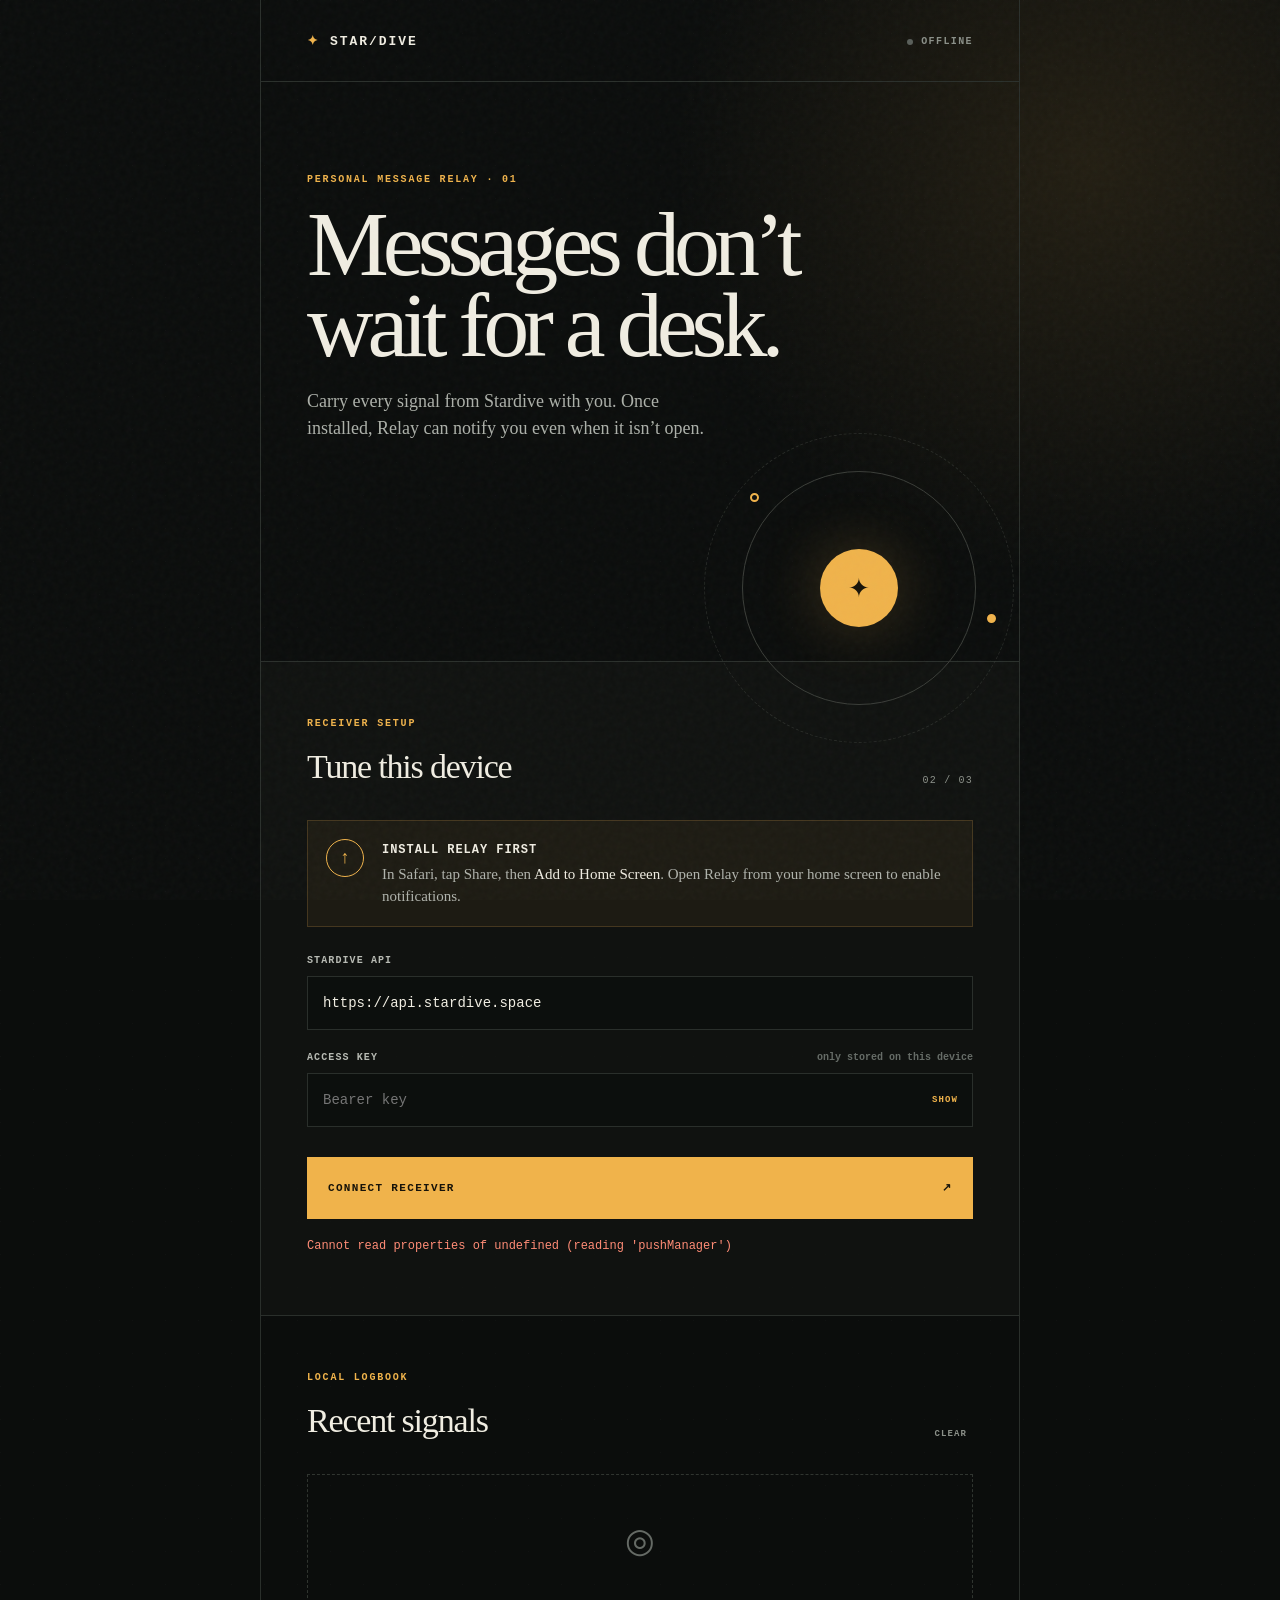
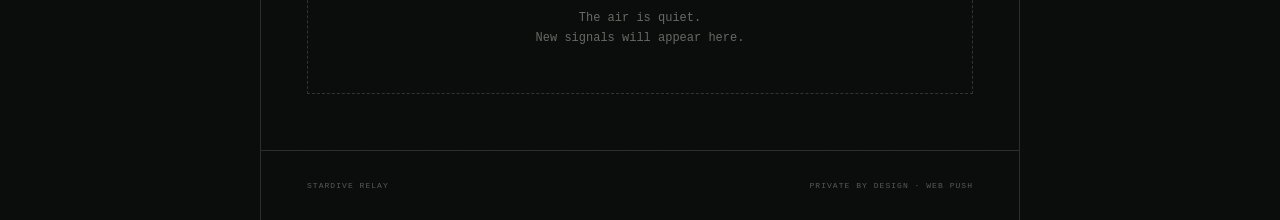
<file: notify/index.html>
<!doctype html>
<html lang="en">
  <head>
    <meta charset="utf-8">
    <meta name="viewport" content="width=device-width, initial-scale=1, viewport-fit=cover">
    <meta name="theme-color" content="#0b0d0c">
    <meta name="apple-mobile-web-app-capable" content="yes">
    <meta name="apple-mobile-web-app-status-bar-style" content="black-translucent">
    <meta name="apple-mobile-web-app-title" content="Stardive Relay">
    <meta name="description" content="A quiet relay for Stardive notifications.">
    <link rel="manifest" href="/notify/manifest.webmanifest">
    <link rel="apple-touch-icon" href="/notify/icons/apple-touch-icon.png">
    <link rel="icon" href="/notify/icons/icon.svg" type="image/svg+xml">
    <link rel="stylesheet" href="/notify/styles.css">
    <title>Stardive Relay</title>
  </head>
  <body>
    <div class="noise" aria-hidden="true"></div>
    <main>
      <header class="masthead">
        <a class="wordmark" href="/notify/" aria-label="Stardive Relay home">
          <span class="star">✦</span>
          <span>STAR/DIVE</span>
        </a>
        <div class="live-state" id="liveState">
          <span class="pulse"></span>
          <span id="liveLabel">OFFLINE</span>
        </div>
      </header>

      <section class="hero">
        <p class="eyebrow">PERSONAL MESSAGE RELAY · 01</p>
        <h1>Messages don’t<br>wait for a desk.</h1>
        <p class="lede">Carry every signal from Stardive with you. Once installed, Relay can notify you even when it isn’t open.</p>
        <div class="orbit" aria-hidden="true">
          <div class="orbit-ring ring-one"></div>
          <div class="orbit-ring ring-two"></div>
          <div class="orbit-core">✦</div>
          <span class="satellite satellite-a"></span>
          <span class="satellite satellite-b"></span>
        </div>
      </section>

      <section class="console" aria-labelledby="setupTitle">
        <div class="section-heading">
          <div>
            <p class="eyebrow">RECEIVER SETUP</p>
            <h2 id="setupTitle">Tune this device</h2>
          </div>
          <span class="step-count">02 / 03</span>
        </div>

        <div class="install-note" id="installNote" hidden>
          <div class="install-icon">↑</div>
          <div>
            <strong>Install Relay first</strong>
            <p>In Safari, tap Share, then <em>Add to Home Screen</em>. Open Relay from your home screen to enable notifications.</p>
          </div>
        </div>

        <form id="connectionForm">
          <label>
            <span>Stardive API</span>
            <input id="apiUrl" name="apiUrl" type="url" inputmode="url" value="https://api.stardive.space" autocomplete="url" required>
          </label>
          <label>
            <span>Access key <small>only stored on this device</small></span>
            <div class="secret-field">
              <input id="apiKey" name="apiKey" type="password" autocomplete="off" placeholder="Bearer key">
              <button id="revealKey" type="button" aria-label="Show access key">SHOW</button>
            </div>
          </label>
          <button class="primary-action" id="connectButton" type="submit">
            <span id="connectLabel">Connect receiver</span>
            <span aria-hidden="true">↗</span>
          </button>
          <button class="disconnect-action" id="disconnectButton" type="button" hidden>Disconnect this device</button>
        </form>
        <p class="feedback" id="feedback" role="status" aria-live="polite"></p>
      </section>

      <section class="logbook" aria-labelledby="logTitle">
        <div class="section-heading">
          <div>
            <p class="eyebrow">LOCAL LOGBOOK</p>
            <h2 id="logTitle">Recent signals</h2>
          </div>
          <button class="text-action" id="clearLog" type="button">CLEAR</button>
        </div>
        <div class="empty-log" id="emptyLog">
          <span>◎</span>
          <p>The air is quiet.<br>New signals will appear here.</p>
        </div>
        <ol class="signal-list" id="signalList"></ol>
      </section>

      <footer>
        <span>STARDIVE RELAY</span>
        <span>PRIVATE BY DESIGN · WEB PUSH</span>
      </footer>
    </main>
    <script src="/notify/app.js" defer></script>
  </body>
</html>
</file>
<file: notify/styles.css>
:root {
  color-scheme: dark;
  --ink: #f0ede2;
  --muted: #8b9089;
  --night: #0b0d0c;
  --panel: #121512;
  --line: #2a2f2b;
  --signal: #f0b34b;
  --signal-soft: #45371f;
  --good: #99d59c;
  --danger: #ff8c76;
  --serif: "Iowan Old Style", "Palatino Linotype", Palatino, Georgia, serif;
  --mono: "SFMono-Regular", "IBM Plex Mono", Menlo, monospace;
}

* { box-sizing: border-box; }

html { background: var(--night); }

body {
  margin: 0;
  min-height: 100dvh;
  background:
    radial-gradient(circle at 85% 9%, rgba(240, 179, 75, .1), transparent 26rem),
    linear-gradient(115deg, rgba(255,255,255,.018) 1px, transparent 1px),
    var(--night);
  background-size: auto, 33px 33px, auto;
  color: var(--ink);
  font-family: var(--serif);
  -webkit-font-smoothing: antialiased;
}

.noise {
  position: fixed;
  inset: 0;
  opacity: .06;
  pointer-events: none;
  z-index: 10;
  background-image: url("data:image/svg+xml,%3Csvg viewBox='0 0 180 180' xmlns='http://www.w3.org/2000/svg'%3E%3Cfilter id='n'%3E%3CfeTurbulence type='fractalNoise' baseFrequency='.9' numOctaves='3' stitchTiles='stitch'/%3E%3C/filter%3E%3Crect width='100%25' height='100%25' filter='url(%23n)' opacity='.55'/%3E%3C/svg%3E");
}

main { width: min(100%, 760px); margin: 0 auto; overflow: hidden; }

.masthead {
  display: flex;
  align-items: center;
  justify-content: space-between;
  min-height: 82px;
  padding: max(18px, env(safe-area-inset-top)) 22px 16px;
  border-bottom: 1px solid var(--line);
}

.wordmark {
  display: flex;
  gap: 10px;
  color: var(--ink);
  font: 700 13px/1 var(--mono);
  letter-spacing: .15em;
  text-decoration: none;
}

.star { color: var(--signal); }

.live-state {
  display: flex;
  align-items: center;
  gap: 8px;
  color: var(--muted);
  font: 600 10px/1 var(--mono);
  letter-spacing: .14em;
}

.pulse { width: 6px; height: 6px; border-radius: 50%; background: #595e59; }
.live-state.connected { color: var(--good); }
.live-state.connected .pulse { background: var(--good); box-shadow: 0 0 0 5px rgba(153,213,156,.09); animation: breathe 2s ease-in-out infinite; }

.hero {
  position: relative;
  min-height: 520px;
  padding: 66px 22px 220px;
  border-bottom: 1px solid var(--line);
}

.eyebrow {
  margin: 0 0 18px;
  color: var(--signal);
  font: 600 10px/1.2 var(--mono);
  letter-spacing: .18em;
}

h1, h2, p { margin-top: 0; }

h1 {
  margin-bottom: 22px;
  font-size: clamp(52px, 14vw, 92px);
  font-weight: 400;
  line-height: .88;
  letter-spacing: -.065em;
}

.lede { max-width: 420px; margin-bottom: 0; color: #adb1aa; font-size: 18px; line-height: 1.48; }

.orbit { position: absolute; right: -52px; bottom: -82px; width: 310px; height: 310px; }
.orbit-ring { position: absolute; border: 1px solid #3a3d38; border-radius: 50%; }
.ring-one { inset: 38px; }
.ring-two { inset: 0; border-style: dashed; opacity: .55; animation: rotate 34s linear infinite; }
.orbit-core { position: absolute; inset: 50%; width: 78px; height: 78px; margin: -39px; display: grid; place-items: center; border-radius: 50%; background: var(--signal); box-shadow: 0 0 64px rgba(240,179,75,.23); color: #171309; font-size: 26px; }
.satellite { position: absolute; width: 9px; height: 9px; border: 2px solid var(--signal); border-radius: 50%; }
.satellite-a { top: 60px; left: 46px; }
.satellite-b { right: 18px; bottom: 120px; background: var(--signal); }

.console, .logbook { padding: 56px 22px; border-bottom: 1px solid var(--line); }
.console { background: rgba(18, 21, 18, .74); }

.section-heading { display: flex; justify-content: space-between; align-items: flex-end; gap: 20px; margin-bottom: 34px; }
h2 { margin-bottom: 0; font-size: 34px; font-weight: 400; letter-spacing: -.035em; }
.step-count { color: var(--muted); font: 10px/1 var(--mono); letter-spacing: .12em; }

.install-note { display: grid; grid-template-columns: 42px 1fr; gap: 14px; margin-bottom: 28px; padding: 18px; border: 1px solid var(--signal-soft); background: rgba(240,179,75,.055); }
.install-icon { display: grid; place-items: center; width: 38px; height: 38px; border: 1px solid var(--signal); border-radius: 50%; color: var(--signal); font: 18px var(--mono); }
.install-note strong { font: 600 12px var(--mono); letter-spacing: .08em; text-transform: uppercase; }
.install-note p { margin: 7px 0 0; color: #b0b3ac; font-size: 15px; line-height: 1.45; }
.install-note em { color: var(--ink); font-style: normal; }

form { display: grid; gap: 22px; }
label > span { display: flex; justify-content: space-between; margin-bottom: 10px; color: #b8bbb4; font: 600 10px var(--mono); letter-spacing: .11em; text-transform: uppercase; }
label small { color: #666c67; font: inherit; letter-spacing: 0; text-transform: none; }
input { width: 100%; height: 54px; border: 1px solid var(--line); border-radius: 0; outline: none; background: #0c0f0d; padding: 0 15px; color: var(--ink); font: 14px var(--mono); appearance: none; transition: border-color .18s, background .18s; }
input:focus { border-color: var(--signal); background: #10130f; }
.secret-field { position: relative; }
.secret-field input { padding-right: 70px; }
.secret-field button { position: absolute; top: 0; right: 0; height: 54px; padding: 0 15px; border: 0; background: transparent; color: var(--signal); font: 600 9px var(--mono); letter-spacing: .12em; }

.primary-action { display: flex; justify-content: space-between; align-items: center; width: 100%; height: 62px; margin-top: 8px; border: 1px solid var(--signal); border-radius: 0; background: var(--signal); padding: 0 20px; color: #171309; font: 700 11px var(--mono); letter-spacing: .12em; text-transform: uppercase; transition: transform .18s, background .18s; }
.primary-action:active { transform: scale(.985); }
.primary-action:disabled { opacity: .5; }
.disconnect-action, .text-action { border: 0; background: none; color: var(--muted); font: 600 9px var(--mono); letter-spacing: .12em; text-transform: uppercase; }
.disconnect-action { justify-self: center; padding: 8px; }
.feedback { min-height: 22px; margin: 18px 0 0; color: var(--muted); font: 12px/1.5 var(--mono); }
.feedback.error { color: var(--danger); }
.feedback.success { color: var(--good); }

.empty-log { display: grid; place-items: center; min-height: 220px; border: 1px dashed #303530; color: #656a65; text-align: center; }
.empty-log span { margin-bottom: -42px; font-size: 34px; }
.empty-log p { margin: 0; font: 12px/1.7 var(--mono); }
.signal-list { display: grid; gap: 1px; margin: 0; padding: 0; list-style: none; }
.signal { position: relative; padding: 19px 18px 19px 30px; background: var(--panel); border-left: 1px solid var(--signal); }
.signal::before { content: ""; position: absolute; left: 11px; top: 25px; width: 5px; height: 5px; border-radius: 50%; background: var(--signal); }
.signal-meta { display: flex; justify-content: space-between; gap: 15px; margin-bottom: 8px; color: var(--muted); font: 9px var(--mono); letter-spacing: .09em; text-transform: uppercase; }
.signal h3 { margin: 0 0 5px; font-size: 18px; font-weight: 500; }
.signal p { margin: 0; color: #a5aaa3; font-size: 14px; line-height: 1.4; }

footer { display: flex; justify-content: space-between; gap: 20px; padding: 30px 22px calc(30px + env(safe-area-inset-bottom)); color: #565b56; font: 8px var(--mono); letter-spacing: .13em; }

@keyframes rotate { to { transform: rotate(360deg); } }
@keyframes breathe { 50% { box-shadow: 0 0 0 8px rgba(153,213,156,0); } }

@media (min-width: 700px) {
  main { border-inline: 1px solid var(--line); }
  .masthead, .hero, .console, .logbook, footer { padding-inline: 46px; }
  .hero { padding-top: 92px; }
  .orbit { right: 5px; }
}

@media (prefers-reduced-motion: reduce) {
  *, *::before, *::after { animation-duration: .01ms !important; animation-iteration-count: 1 !important; scroll-behavior: auto !important; }
}
</file>
